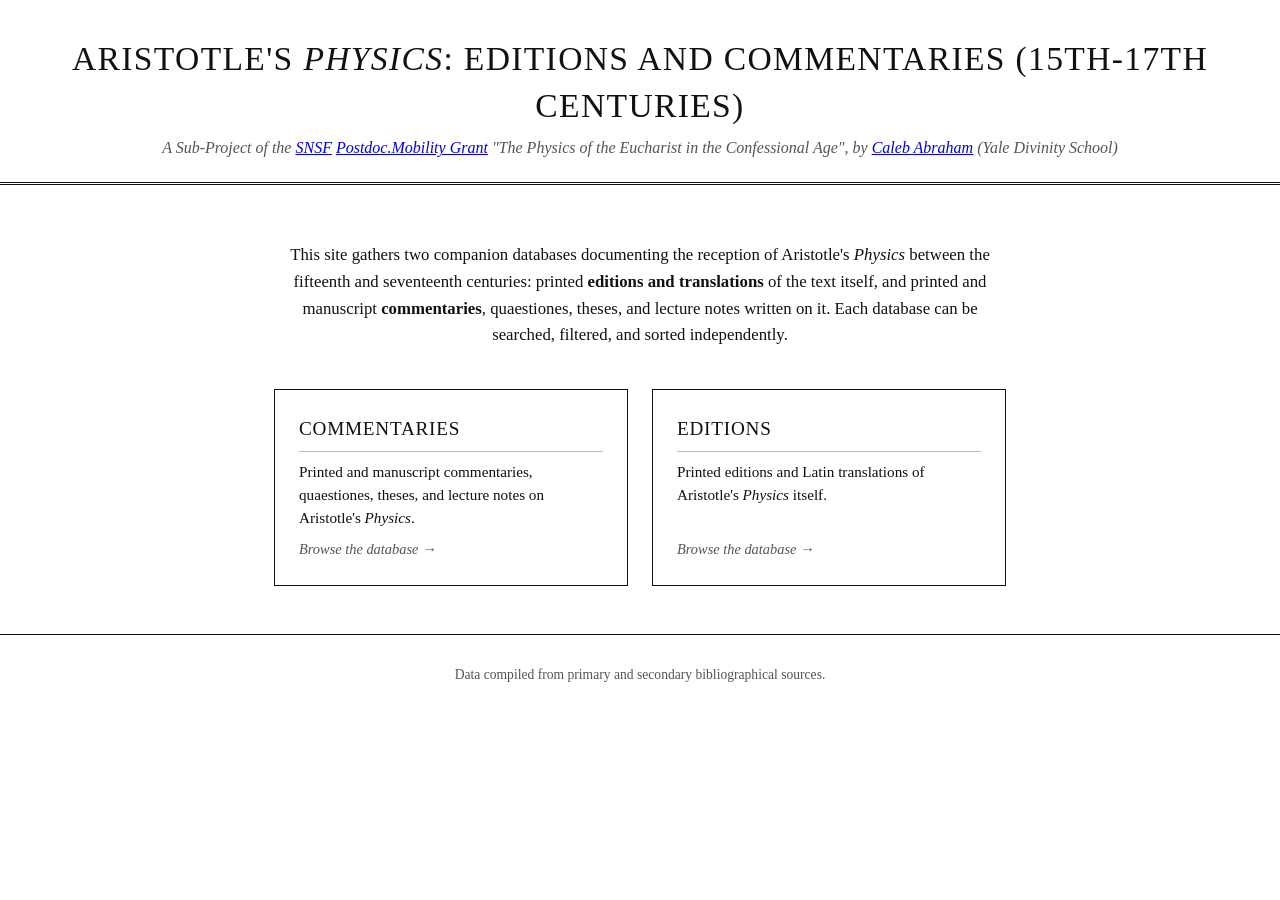
<file: index.html>
<!DOCTYPE html>
<html lang="en">
<head>
<meta charset="UTF-8">
<meta name="viewport" content="width=device-width, initial-scale=1.0">
<title>Aristotle's Physics: Editions and Commentaries (15th-17th Centuries)</title>
<link rel="stylesheet" href="styles.css">
</head>
<body>

<header class="site-header">
  <h1>Aristotle's <em>Physics</em>: Editions and Commentaries (15th-17th Centuries)</h1>
  <p class="subtitle">A Sub-Project of the <a href="https://www.snf.ch/en">SNSF</a> <a href="https://www.snf.ch/en/XIZpfY3iVS5KRRoD/funding/careers/postdoc-mobility">Postdoc.Mobility Grant</a> "The Physics of the Eucharist in the Confessional Age", by <a href="https://orcid.org/0000-0002-2073-8390">Caleb Abraham</a> (Yale Divinity School)</p>
</header>

<main class="home-main">

  <p class="home-intro">
    This site gathers two companion databases documenting the reception of Aristotle's
    <em>Physics</em> between the fifteenth and seventeenth centuries: printed
    <strong>editions and translations</strong> of the text itself, and printed and manuscript <strong>commentaries</strong>,
    quaestiones, theses, and lecture notes written on it. Each database can be searched, filtered,
    and sorted independently.
  </p>

  <div class="database-links">
    <a class="database-card" href="commentaries.html">
      <h2>Commentaries</h2>
      <p>Printed and manuscript commentaries, quaestiones, theses, and lecture notes on
        Aristotle's <em>Physics</em>.</p>
      <span class="card-cta">Browse the database →</span>
    </a>
    <a class="database-card" href="editions.html">
      <h2>Editions</h2>
      <p>Printed editions and Latin translations of Aristotle's <em>Physics</em>
        itself.</p>
      <span class="card-cta">Browse the database →</span>
    </a>
  </div>

</main>

<footer class="site-footer">
  <p>Data compiled from primary and secondary bibliographical sources.</p>
</footer>

</body>
</html>
</file>
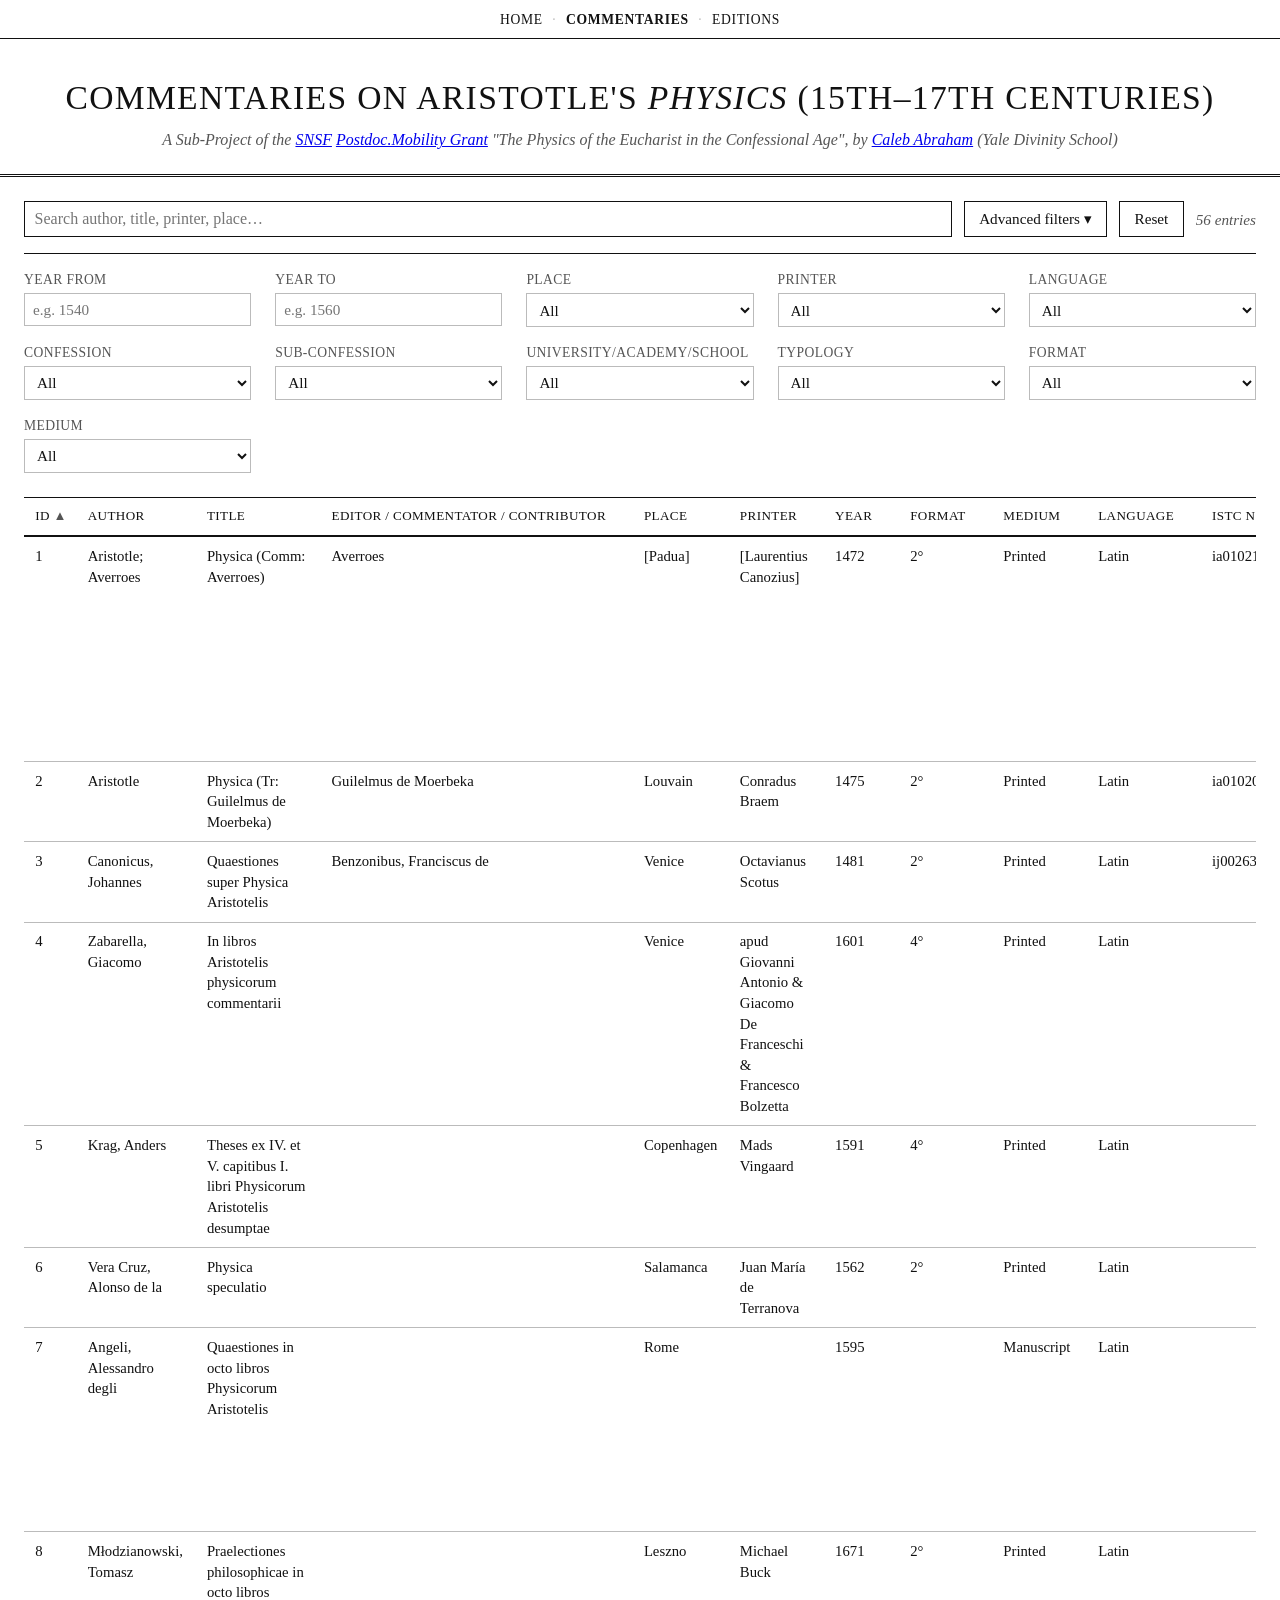
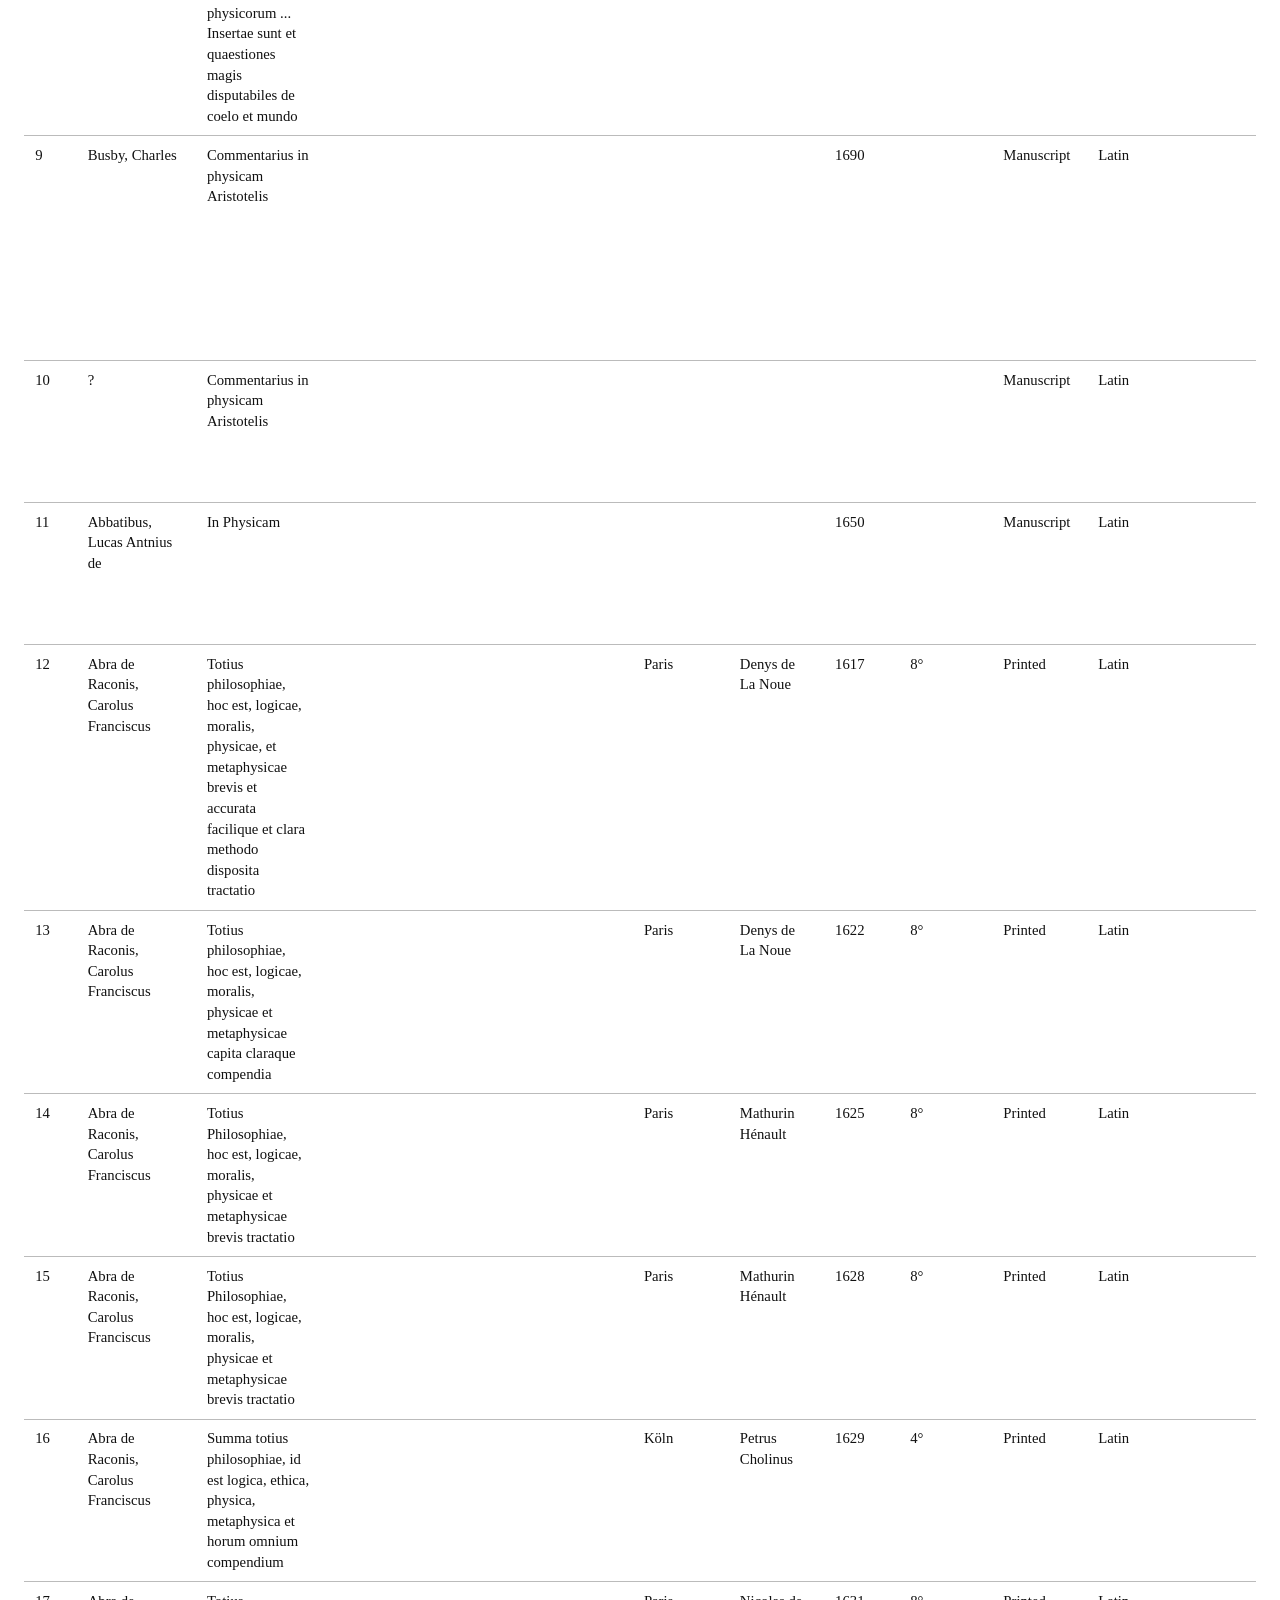
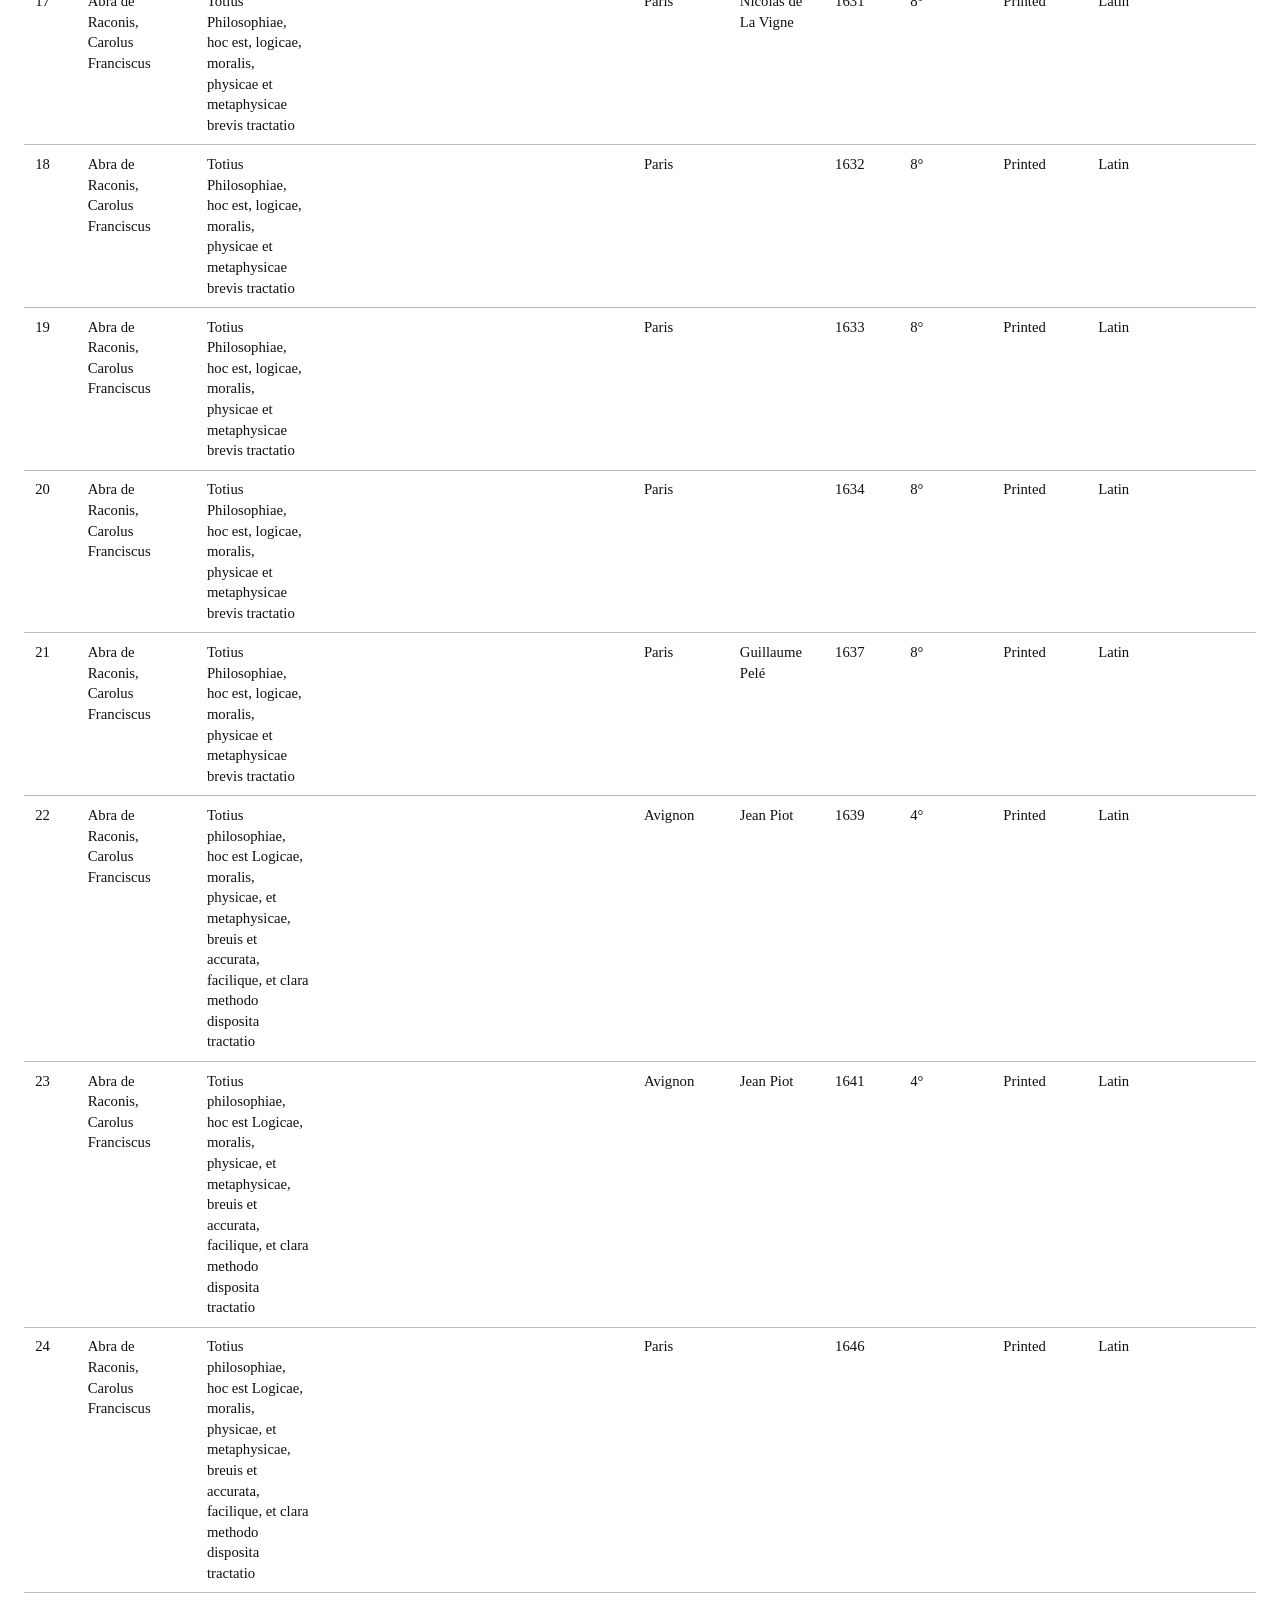
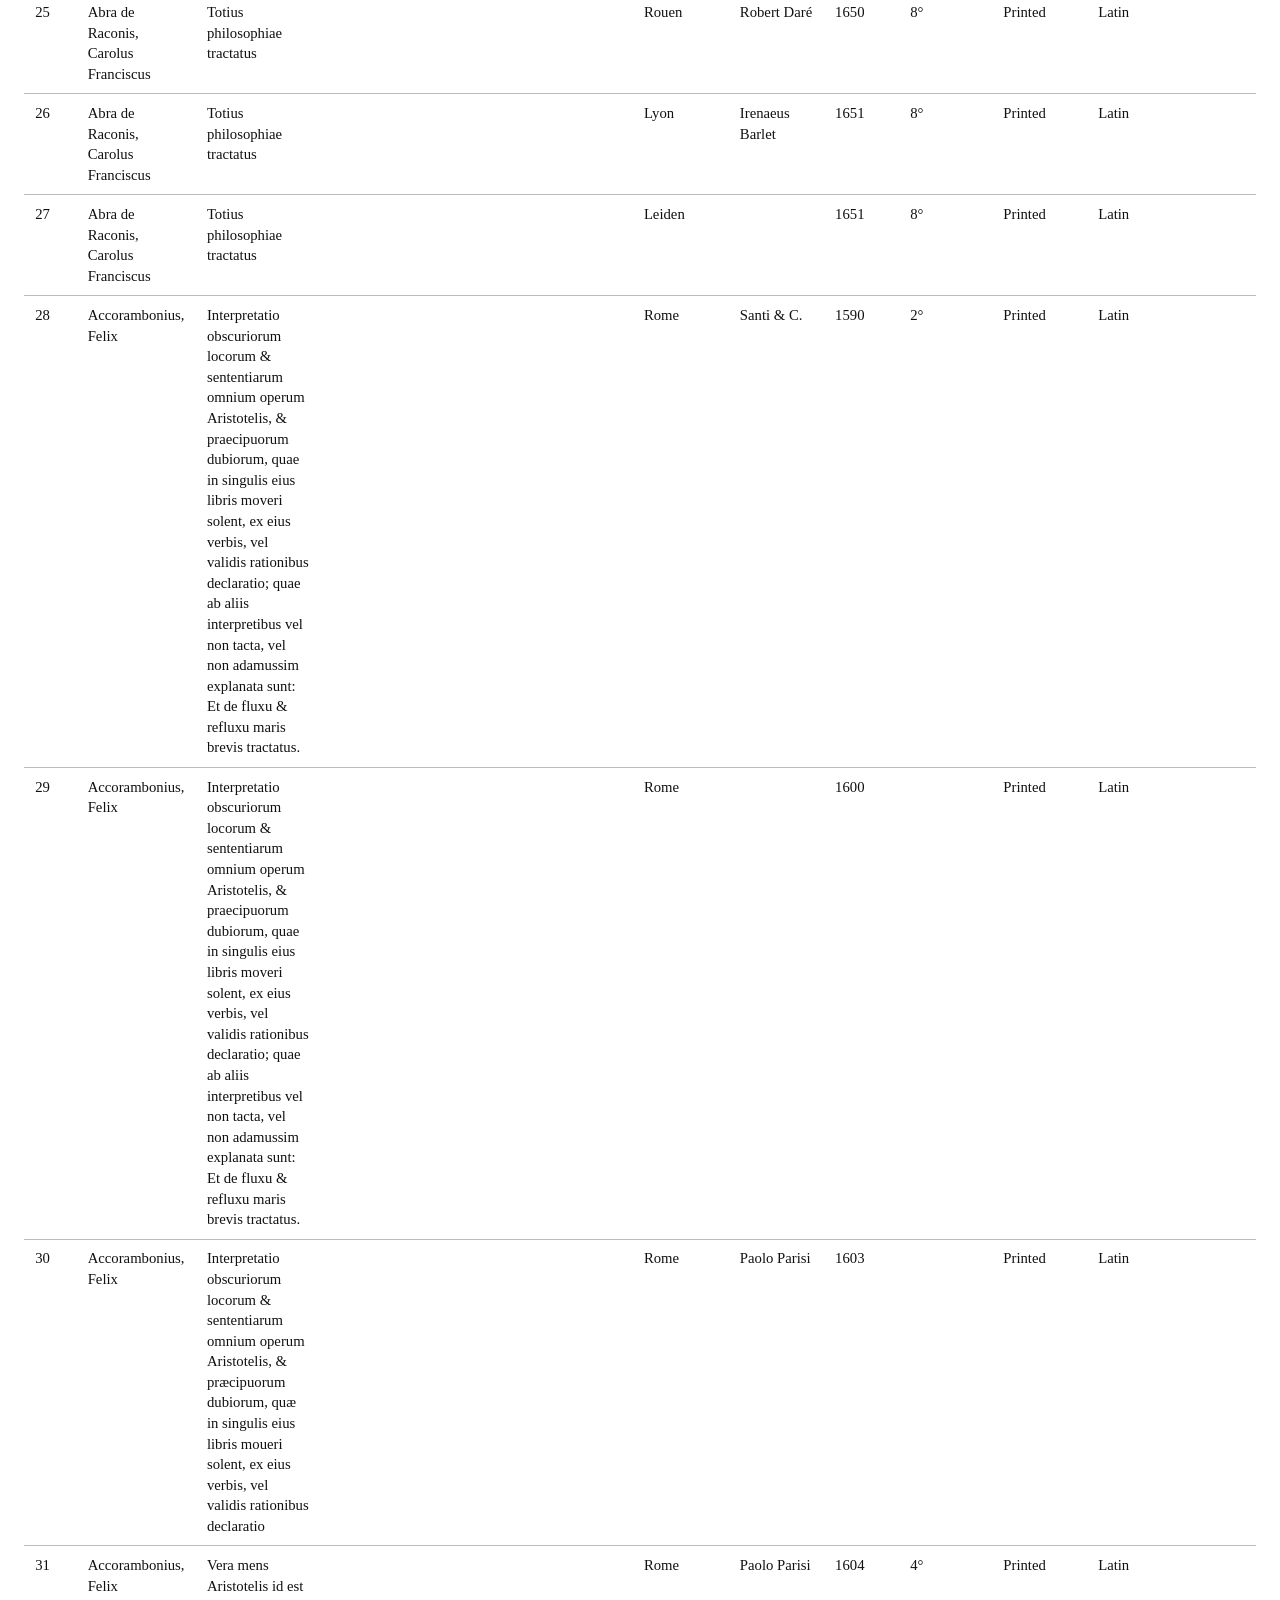
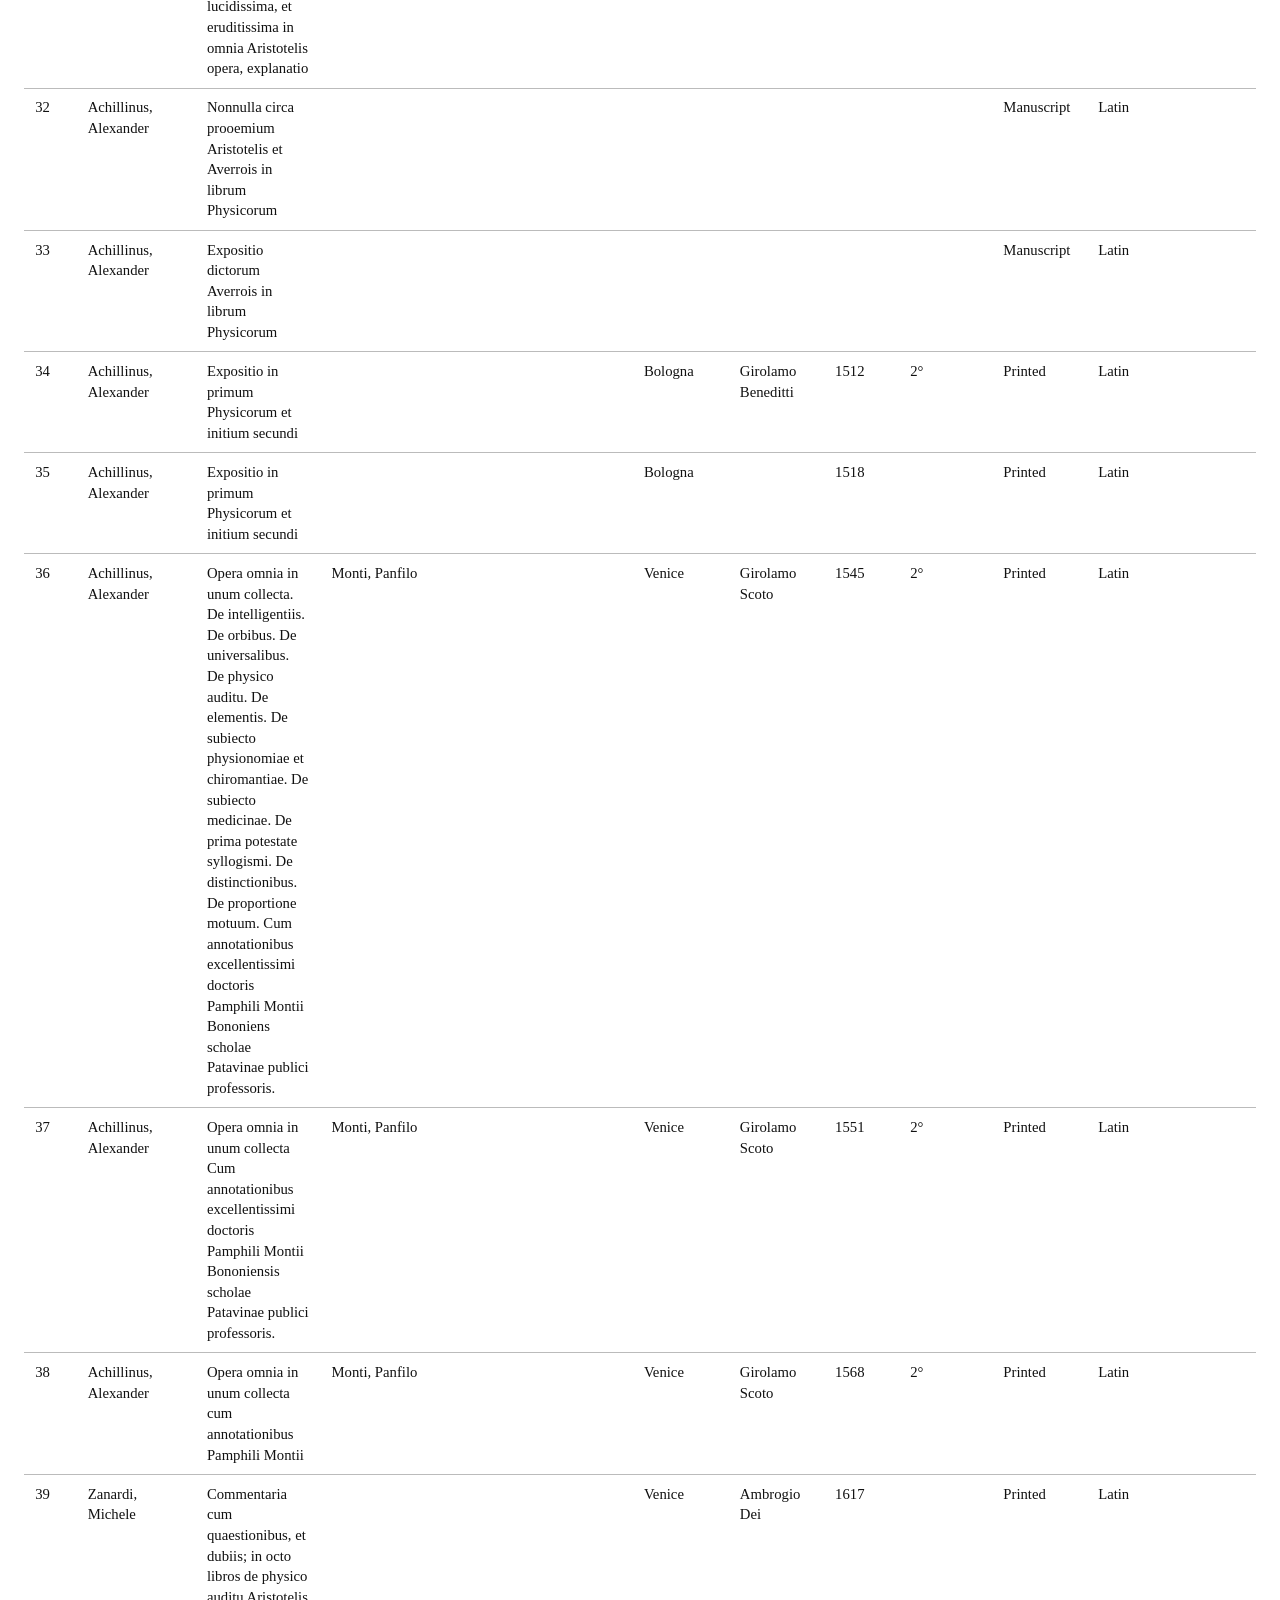
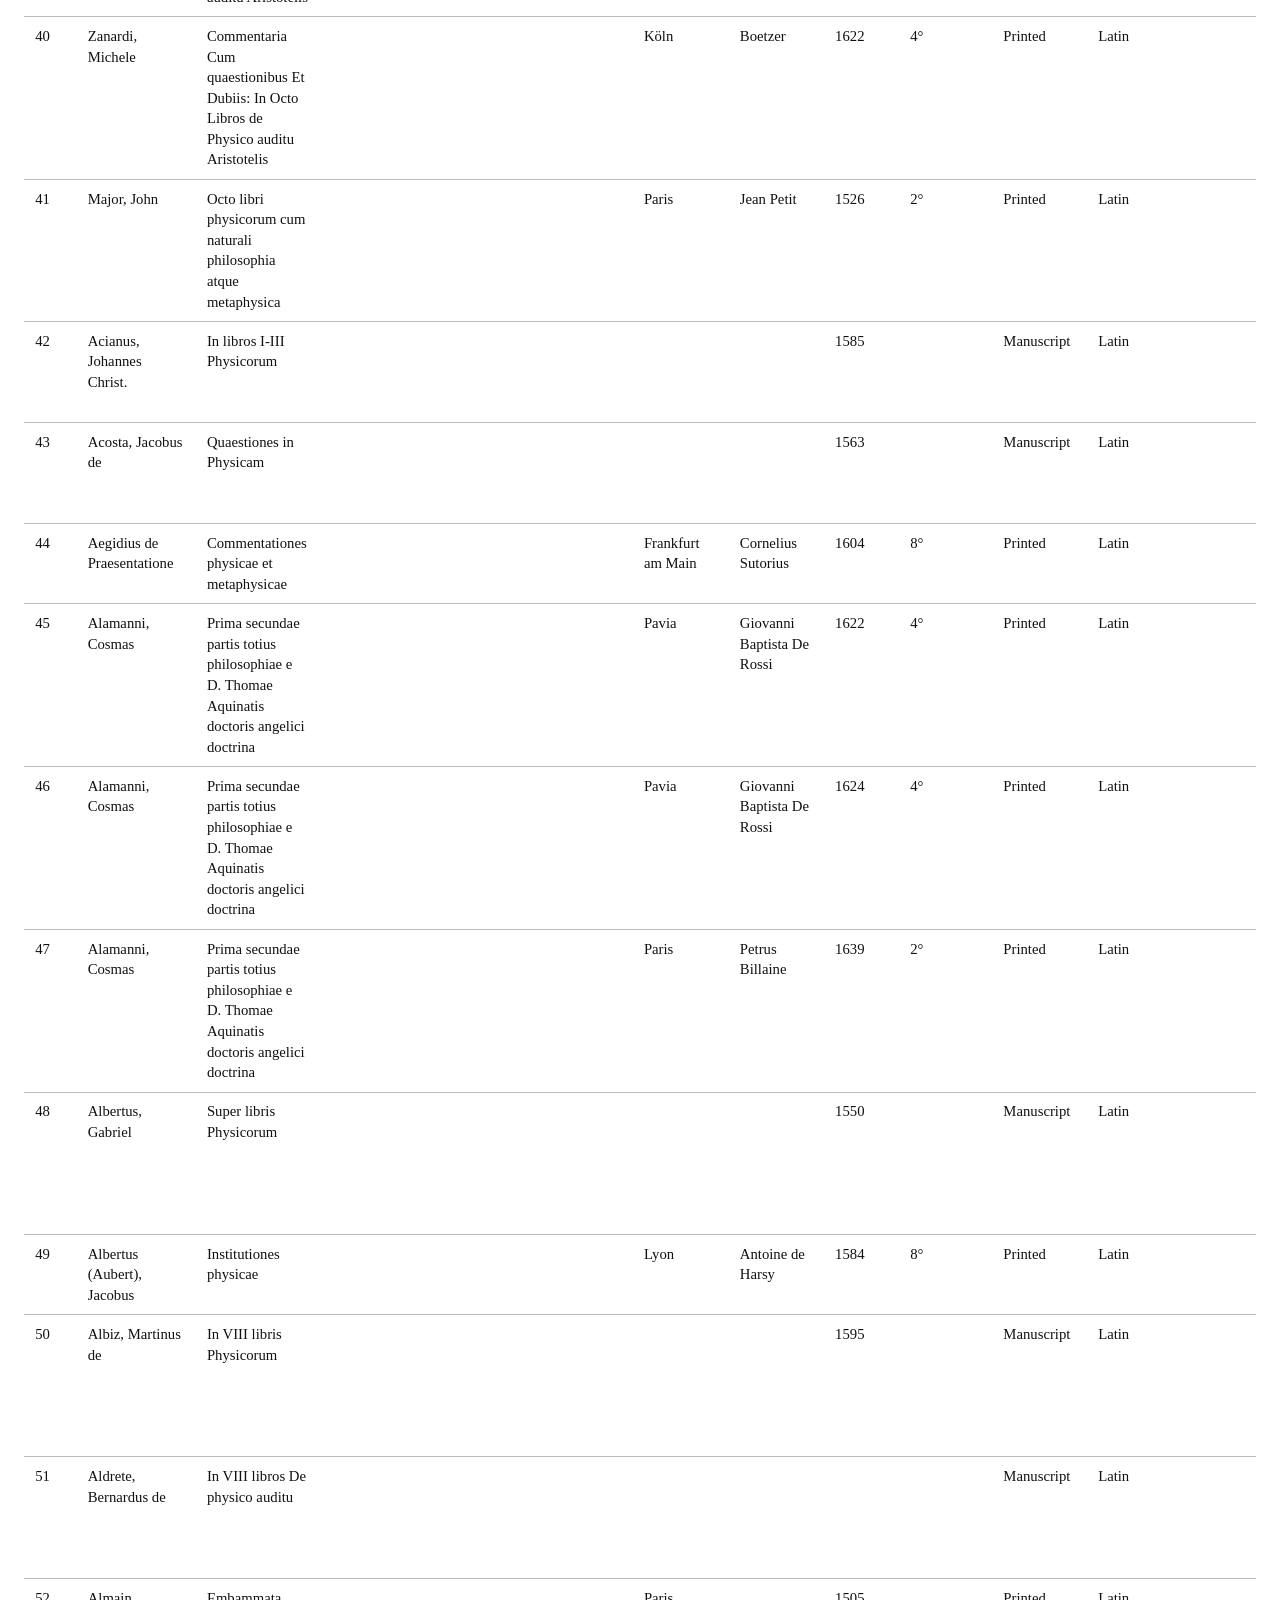
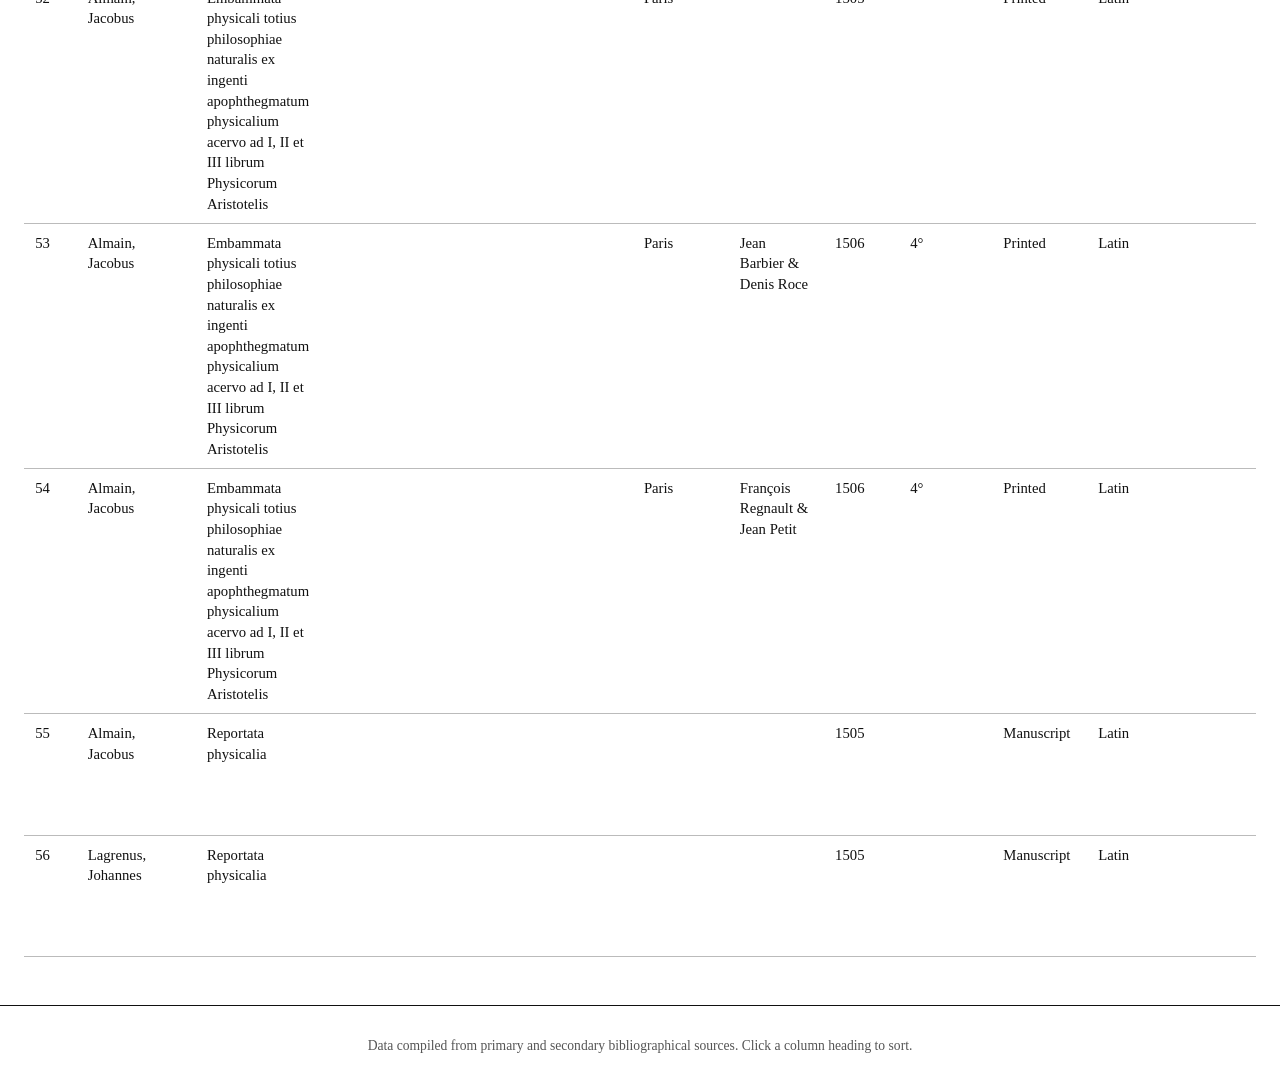
<file: commentaries.html>
<!DOCTYPE html>
<html lang="en">
<head>
<meta charset="UTF-8">
<meta name="viewport" content="width=device-width, initial-scale=1.0">
<title>Commentaries on Aristotle's Physics — Database</title>
<link rel="stylesheet" href="styles.css">
</head>
<body data-source="commentaries.json">

<nav class="site-nav" aria-label="Database navigation">
  <a href="index.html">Home</a>
  <span class="nav-sep">·</span>
  <span class="current" aria-current="page">Commentaries</span>
  <span class="nav-sep">·</span>
  <a href="editions.html">Editions</a>
</nav>

<header class="site-header">
  <h1>Commentaries on Aristotle's <em>Physics</em> (15th–17th centuries)</h1>
  <p class="subtitle">A Sub-Project of the <a href="https://www.snf.ch/en">SNSF</a> <a href="https://www.snf.ch/en/XIZpfY3iVS5KRRoD/funding/careers/postdoc-mobility">Postdoc.Mobility Grant</a> "The Physics of the Eucharist in the Confessional Age", by <a href="https://orcid.org/0000-0002-2073-8390">Caleb Abraham</a> (Yale Divinity School)</p>
</header>

<main>

  <section class="controls" aria-label="Search and filter controls">

    <div class="search-row">
      <label for="search-box" class="visually-hidden">Search the catalogue</label>
      <input type="text" id="search-box" placeholder="Search author, title, printer, place…">
      <button id="toggle-filters" type="button" aria-expanded="false" aria-controls="filter-panel">
        Advanced filters ▾
      </button>
      <button id="reset-filters" type="button">Reset</button>
      <span class="result-count" id="result-count"></span>
    </div>

    <div class="filter-panel" id="filter-panel" hidden>

      <div class="filter-field">
        <label for="filter-year-min">Year from</label>
        <input type="number" id="filter-year-min" placeholder="e.g. 1540">
      </div>

      <div class="filter-field">
        <label for="filter-year-max">Year to</label>
        <input type="number" id="filter-year-max" placeholder="e.g. 1560">
      </div>

      <div class="filter-field">
        <label for="filter-place">Place</label>
        <select id="filter-place"><option value="">All</option></select>
      </div>

      <div class="filter-field">
        <label for="filter-printer">Printer</label>
        <select id="filter-printer"><option value="">All</option></select>
      </div>

      <div class="filter-field">
        <label for="filter-language">Language</label>
        <select id="filter-language"><option value="">All</option></select>
      </div>

      <div class="filter-field">
        <label for="filter-confession">Confession</label>
        <select id="filter-confession"><option value="">All</option></select>
      </div>

      <div class="filter-field">
        <label for="filter-subconfession">Sub-Confession</label>
        <select id="filter-subconfession"><option value="">All</option></select>
      </div>

      <div class="filter-field">
        <label for="filter-university">University/Academy/School</label>
        <select id="filter-university"><option value="">All</option></select>
      </div>

      <div class="filter-field">
        <label for="filter-typology">Typology</label>
        <select id="filter-typology"><option value="">All</option></select>
      </div>

      <div class="filter-field">
        <label for="filter-format">Format</label>
        <select id="filter-format"><option value="">All</option></select>
      </div>

      <div class="filter-field">
        <label for="filter-medium">Medium</label>
        <select id="filter-medium"><option value="">All</option></select>
      </div>

    </div>

  </section>

  <section class="table-wrapper" aria-label="Book catalogue">
    <table id="book-table">
      <thead>
        <tr id="table-head-row">
          <!-- populated by script.js -->
        </tr>
      </thead>
      <tbody id="table-body">
        <!-- populated by script.js -->
      </tbody>
    </table>
    <p id="no-results" hidden>No entries match the current search and filters.</p>
  </section>

</main>

<footer class="site-footer">
  <p>Data compiled from primary and secondary bibliographical sources. Click a column heading to sort.</p>
</footer>

<script src="script.js"></script>
</body>
</html>
</file>
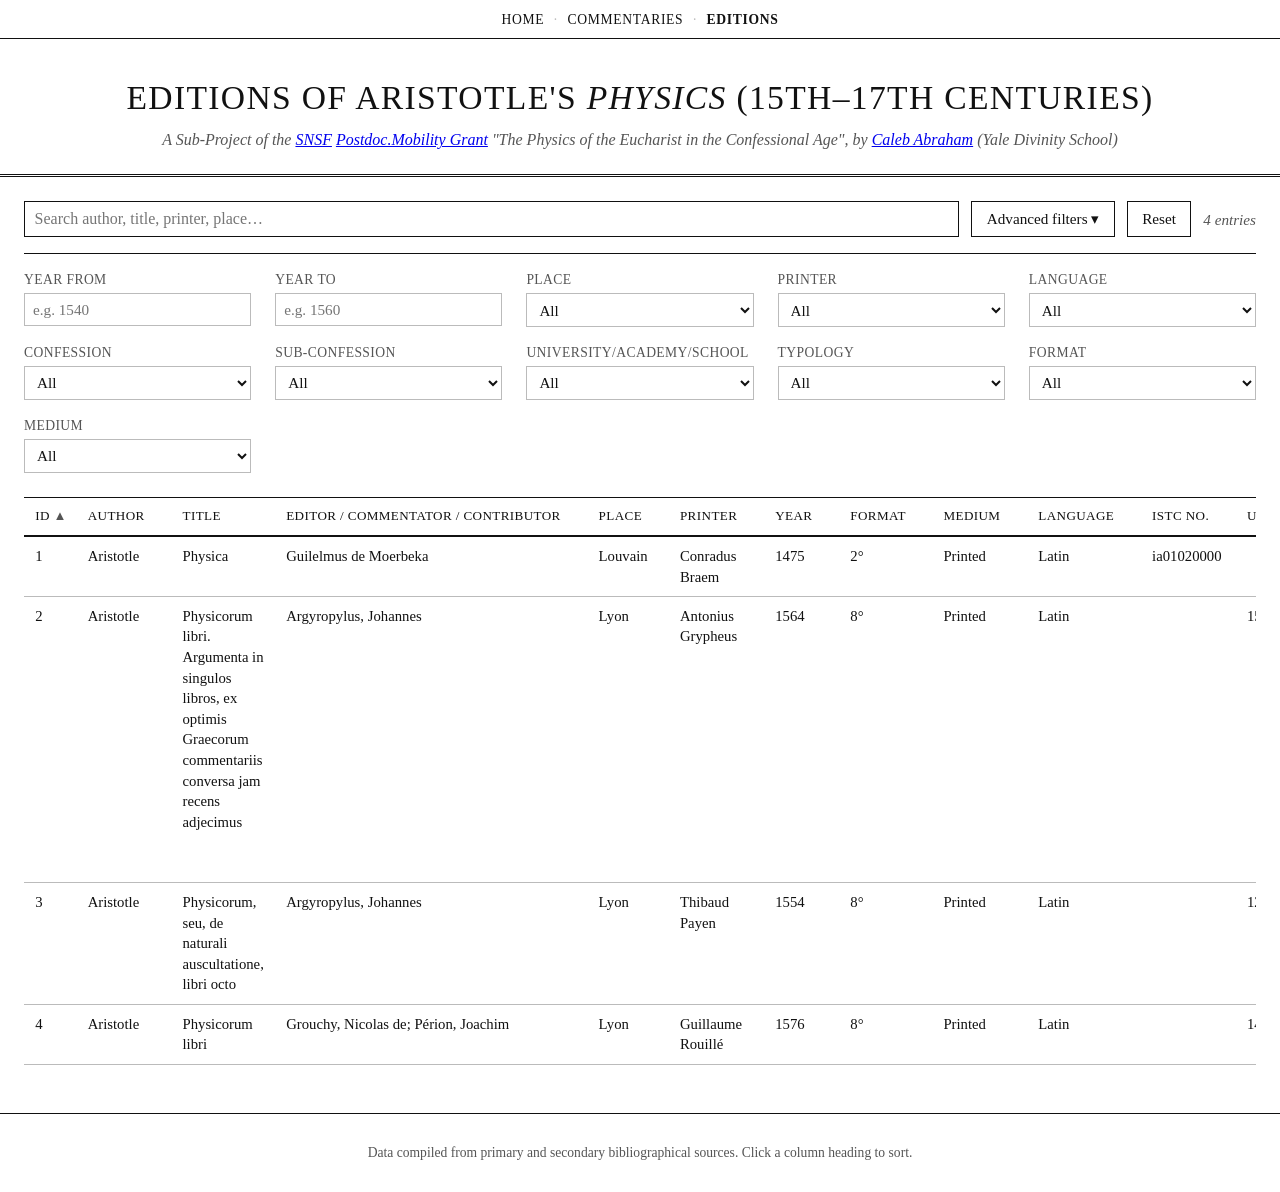
<file: editions.html>
<!DOCTYPE html>
<html lang="en">
<head>
<meta charset="UTF-8">
<meta name="viewport" content="width=device-width, initial-scale=1.0">
<title>Editions of Aristotle's Physics — Database</title>
<link rel="stylesheet" href="styles.css">
</head>
<body data-source="editions.json">

<nav class="site-nav" aria-label="Database navigation">
  <a href="index.html">Home</a>
  <span class="nav-sep">·</span>
  <a href="commentaries.html">Commentaries</a>
  <span class="nav-sep">·</span>
  <span class="current" aria-current="page">Editions</span>
</nav>

<header class="site-header">
  <h1>Editions of Aristotle's <em>Physics</em> (15th–17th centuries)</h1>
  <p class="subtitle">A Sub-Project of the <a href="https://www.snf.ch/en">SNSF</a> <a href="https://www.snf.ch/en/XIZpfY3iVS5KRRoD/funding/careers/postdoc-mobility">Postdoc.Mobility Grant</a> "The Physics of the Eucharist in the Confessional Age", by <a href="https://orcid.org/0000-0002-2073-8390">Caleb Abraham</a> (Yale Divinity School)</p>
</header>

<main>

  <section class="controls" aria-label="Search and filter controls">

    <div class="search-row">
      <label for="search-box" class="visually-hidden">Search the catalogue</label>
      <input type="text" id="search-box" placeholder="Search author, title, printer, place…">
      <button id="toggle-filters" type="button" aria-expanded="false" aria-controls="filter-panel">
        Advanced filters ▾
      </button>
      <button id="reset-filters" type="button">Reset</button>
      <span class="result-count" id="result-count"></span>
    </div>

    <div class="filter-panel" id="filter-panel" hidden>

      <div class="filter-field">
        <label for="filter-year-min">Year from</label>
        <input type="number" id="filter-year-min" placeholder="e.g. 1540">
      </div>

      <div class="filter-field">
        <label for="filter-year-max">Year to</label>
        <input type="number" id="filter-year-max" placeholder="e.g. 1560">
      </div>

      <div class="filter-field">
        <label for="filter-place">Place</label>
        <select id="filter-place"><option value="">All</option></select>
      </div>

      <div class="filter-field">
        <label for="filter-printer">Printer</label>
        <select id="filter-printer"><option value="">All</option></select>
      </div>

      <div class="filter-field">
        <label for="filter-language">Language</label>
        <select id="filter-language"><option value="">All</option></select>
      </div>

      <div class="filter-field">
        <label for="filter-confession">Confession</label>
        <select id="filter-confession"><option value="">All</option></select>
      </div>

      <div class="filter-field">
        <label for="filter-subconfession">Sub-Confession</label>
        <select id="filter-subconfession"><option value="">All</option></select>
      </div>

      <div class="filter-field">
        <label for="filter-university">University/Academy/School</label>
        <select id="filter-university"><option value="">All</option></select>
      </div>

      <div class="filter-field">
        <label for="filter-typology">Typology</label>
        <select id="filter-typology"><option value="">All</option></select>
      </div>

      <div class="filter-field">
        <label for="filter-format">Format</label>
        <select id="filter-format"><option value="">All</option></select>
      </div>

      <div class="filter-field">
        <label for="filter-medium">Medium</label>
        <select id="filter-medium"><option value="">All</option></select>
      </div>

    </div>

  </section>

  <section class="table-wrapper" aria-label="Book catalogue">
    <table id="book-table">
      <thead>
        <tr id="table-head-row">
          <!-- populated by script.js -->
        </tr>
      </thead>
      <tbody id="table-body">
        <!-- populated by script.js -->
      </tbody>
    </table>
    <p id="no-results" hidden>No entries match the current search and filters.</p>
  </section>

</main>

<footer class="site-footer">
  <p>Data compiled from primary and secondary bibliographical sources. Click a column heading to sort.</p>
</footer>

<script src="script.js"></script>
</body>
</html>
</file>
<file: styles.css>
/* ============================================================
   Stylesheet
   Sober, black-and-white. Times New Roman.
   ============================================================ */

:root {
  --ink: #111111;
  --paper: #ffffff;
  --rule: #111111;
  --rule-light: #bbbbbb;
  --muted: #555555;
  --hover-bg: #f2f2f2;
}

* {
  box-sizing: border-box;
}

html, body {
  margin: 0;
  padding: 0;
  background: var(--paper);
  color: var(--ink);
  font-family: "Times New Roman", Times, "Liberation Serif", Georgia, serif;
}

body {
  font-size: 16px;
  line-height: 1.4;
}

.visually-hidden {
  position: absolute;
  width: 1px;
  height: 1px;
  overflow: hidden;
  clip: rect(0 0 0 0);
  white-space: nowrap;
}

/* ---------- Site navigation ---------- */

.site-nav {
  display: flex;
  justify-content: center;
  align-items: center;
  gap: 0.6rem;
  padding: 0.6rem 1rem;
  border-bottom: 1px solid var(--rule);
  font-size: 0.85rem;
  text-transform: uppercase;
  letter-spacing: 0.05em;
}

.site-nav a {
  color: var(--ink);
  text-decoration: none;
}

.site-nav a:hover {
  text-decoration: underline;
}

.site-nav .current {
  font-weight: bold;
}

.site-nav .nav-sep {
  color: var(--rule-light);
}

/* ---------- Header ---------- */

.site-header {
  border-bottom: 3px double var(--rule);
  padding: 2.2rem 2rem 1.4rem;
  text-align: center;
}

.site-header h1 {
  margin: 0;
  font-weight: normal;
  font-size: 2.1rem;
  letter-spacing: 0.04em;
  text-transform: uppercase;
}

.site-header .subtitle {
  margin: 0.5rem 0 0;
  font-style: italic;
  color: var(--muted);
  font-size: 1rem;
}

/* ---------- Main layout ---------- */

main {
  max-width: 1400px;
  margin: 0 auto;
  padding: 1.5rem 1.5rem 3rem;
}

/* ---------- Home page ---------- */

.home-main {
  max-width: 780px;
  margin: 0 auto;
  padding: 2.5rem 1.5rem 3rem;
}

.home-intro {
  font-size: 1.05rem;
  line-height: 1.6;
  text-align: center;
  margin-bottom: 2.5rem;
}

.database-links {
  display: grid;
  grid-template-columns: 1fr 1fr;
  gap: 1.5rem;
}

.database-card {
  display: flex;
  flex-direction: column;
  gap: 0.6rem;
  border: 1px solid var(--rule);
  padding: 1.6rem 1.5rem;
  text-decoration: none;
  color: var(--ink);
}

.database-card:hover {
  background: var(--hover-bg);
}

.database-card h2 {
  margin: 0;
  font-weight: normal;
  text-transform: uppercase;
  letter-spacing: 0.04em;
  font-size: 1.2rem;
  border-bottom: 1px solid var(--rule-light);
  padding-bottom: 0.5rem;
}

.database-card p {
  margin: 0;
  font-size: 0.95rem;
  line-height: 1.5;
  flex-grow: 1;
}

.card-cta {
  font-style: italic;
  font-size: 0.9rem;
  color: var(--muted);
}

@media (max-width: 640px) {
  .database-links {
    grid-template-columns: 1fr;
  }
}

/* ---------- Controls ---------- */

.controls {
  margin-bottom: 1.5rem;
}

.search-row {
  display: flex;
  flex-wrap: wrap;
  align-items: center;
  gap: 0.75rem;
  border-bottom: 1px solid var(--rule);
  padding-bottom: 1rem;
}

#search-box {
  flex: 1 1 320px;
  font-family: inherit;
  font-size: 1rem;
  padding: 0.5rem 0.6rem;
  border: 1px solid var(--rule);
  background: var(--paper);
  color: var(--ink);
}

button {
  font-family: inherit;
  font-size: 0.95rem;
  background: var(--paper);
  color: var(--ink);
  border: 1px solid var(--rule);
  padding: 0.5rem 0.9rem;
  cursor: pointer;
}

button:hover {
  background: var(--hover-bg);
}

.result-count {
  margin-left: auto;
  font-style: italic;
  color: var(--muted);
  font-size: 0.95rem;
  white-space: nowrap;
}

.filter-panel {
  display: grid;
  grid-template-columns: repeat(auto-fill, minmax(200px, 1fr));
  gap: 1rem 1.5rem;
  padding-top: 1rem;
}

.filter-field {
  display: flex;
  flex-direction: column;
  gap: 0.25rem;
}

.filter-field label {
  font-size: 0.85rem;
  text-transform: uppercase;
  letter-spacing: 0.03em;
  color: var(--muted);
}

.filter-field input,
.filter-field select {
  font-family: inherit;
  font-size: 0.95rem;
  padding: 0.4rem 0.5rem;
  border: 1px solid var(--rule-light);
  background: var(--paper);
  color: var(--ink);
}

/* ---------- Table ---------- */

.table-wrapper {
  overflow-x: auto;
  border-top: 1px solid var(--rule);
}

table {
  border-collapse: collapse;
  width: 100%;
  min-width: 1600px;
}

thead th {
  position: sticky;
  top: 0;
  background: var(--paper);
  border-bottom: 2px solid var(--rule);
  text-align: left;
  padding: 0.6rem 0.7rem;
  font-weight: normal;
  text-transform: uppercase;
  font-size: 0.82rem;
  letter-spacing: 0.03em;
  cursor: pointer;
  white-space: nowrap;
  user-select: none;
}

thead th:hover {
  background: var(--hover-bg);
}

thead th .arrow {
  display: inline-block;
  width: 0.9em;
  color: var(--muted);
}

tbody td {
  border-bottom: 1px solid var(--rule-light);
  padding: 0.55rem 0.7rem;
  vertical-align: top;
  font-size: 0.92rem;
}

tbody tr:hover {
  background: var(--hover-bg);
}

tbody td.notes-cell,
tbody td.title-cell {
  max-width: 320px;
}

tbody td a {
  color: var(--ink);
  text-decoration: underline;
}

#no-results {
  text-align: center;
  padding: 2rem 0;
  font-style: italic;
  color: var(--muted);
}

/* ---------- Footer ---------- */

.site-footer {
  border-top: 1px solid var(--rule);
  padding: 1rem 2rem;
  text-align: center;
  font-size: 0.85rem;
  color: var(--muted);
}

/* ---------- Responsive ---------- */

@media (max-width: 700px) {
  .site-header h1 {
    font-size: 1.5rem;
  }
  .search-row {
    flex-direction: column;
    align-items: stretch;
  }
  .result-count {
    margin-left: 0;
  }
}
</file>
